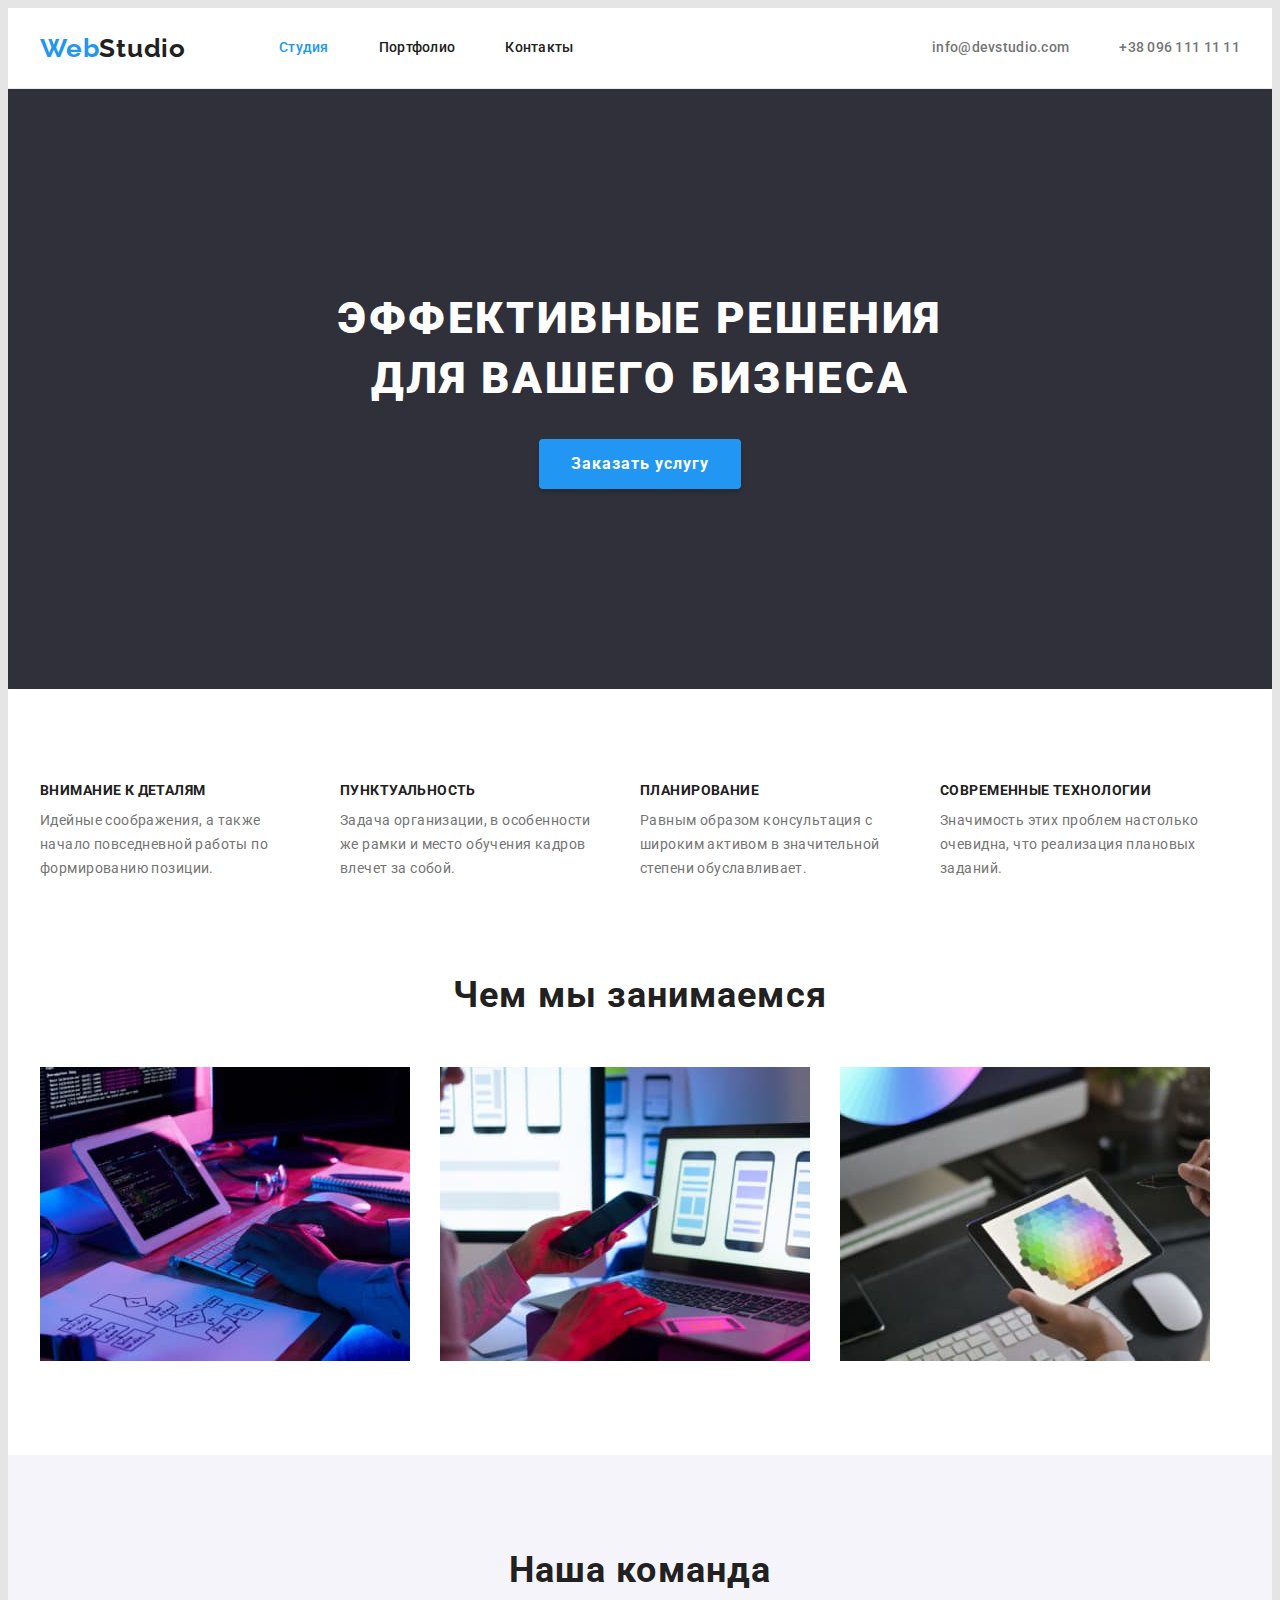
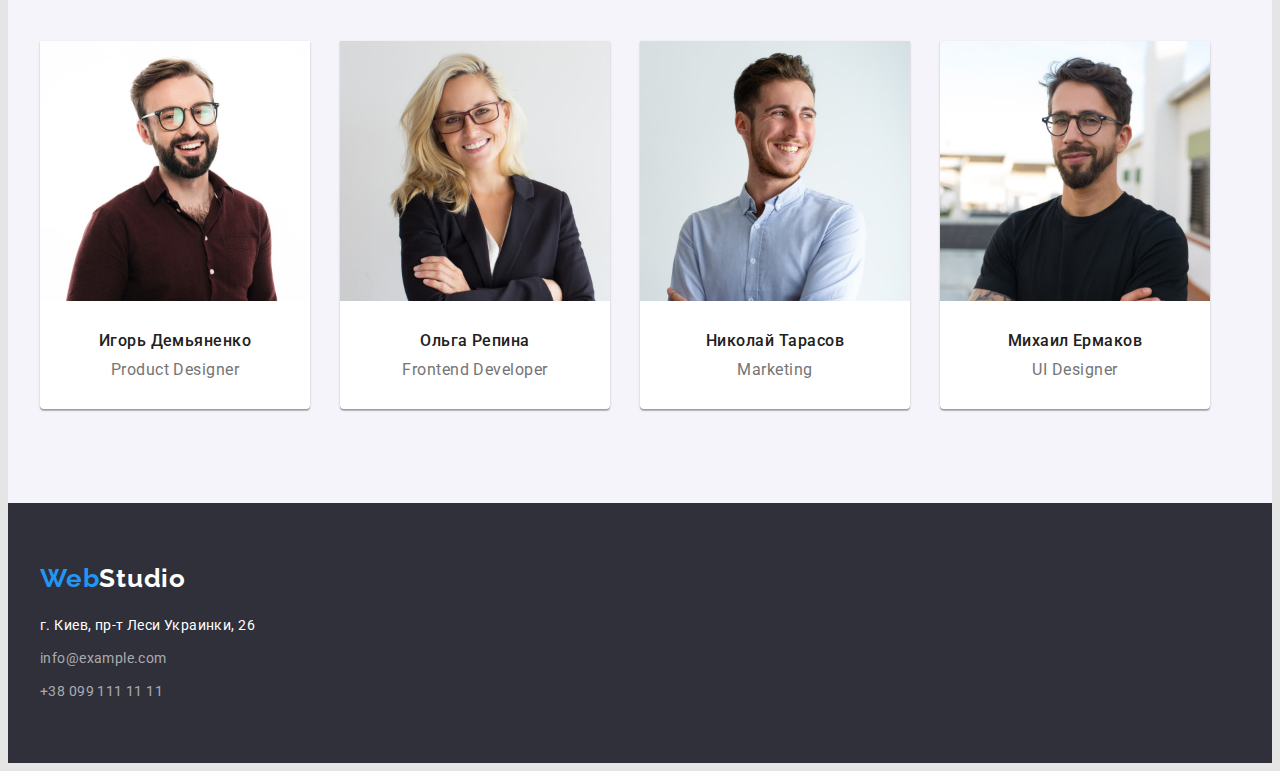
<file: index.html>
<!DOCTYPE html>
<html lang="ru">
  <head>
    <meta charset="UTF-8" />
    <meta http-equiv="X-UA-Compatible" content="IE=edge" />
    <meta name="viewport" content="width=device-width, initial-scale=1.0" />
    <title lang="en">Web Studio</title>
    <link rel="preconnect" href="https://fonts.googleapis.com" />
    <link rel="preconnect" href="https://fonts.gstatic.com" crossorigin />
    <link
      href="https://fonts.googleapis.com/css2?family=Raleway:wght@700&family=Roboto:wght@400;500;700;900&display=swap"
      rel="stylesheet"
    />
    <link
      rel="stylesheet"
      href="https://cdnjs.cloudflare.com/ajax/libs/modern-normalize/1.1.0/modern-normalize.min.css"
      integrity="sha512-wpPYUAdjBVSE4KJnH1VR1HeZfpl1ub8YT/NKx4PuQ5NmX2tKuGu6U/JRp5y+Y8XG2tV+wKQpNHVUX03MfMFn9Q=="
      crossorigin="anonymous"
      referrerpolicy="no-referrer"
    />

    <link rel="stylesheet" href="./css/styles.css" />
  </head>
  <body>
    <header class="header">
      <div class="container container-header">
        <a href="" class="header-logo logo link"
          ><span class="logo-accent">Web</span>Studio</a
        >
        <nav>
          <ul class="header-nav-list list">
            <li class="header-nav-item">
              <a
                href="./index.html"
                class="header-nav-link header-link link current"
                >Студия</a
              >
            </li>
            <li class="header-nav-item">
              <a
                href="./portfolio.html"
                class="header-nav-link header-link link"
                >Портфолио</a
              >
            </li>
            <li class="header-nav-item">
              <a href="" class="header-nav-link header-link link">Контакты</a>
            </li>
          </ul>
        </nav>
        <ul class="header-list list">
          <li class="header-item">
            <a
              href="mailto:info@devstudio.com"
              class="header-contact-link header-link link"
              >info@devstudio.com</a
            >
          </li>
          <li class="header-item">
            <a
              href="tel:+380961111111"
              class="header-contact-link header-link link"
              >+38 096 111 11 11</a
            >
          </li>
        </ul>
      </div>
    </header>
    <main>
      <section class="hero">
        <div class="container">
          <h1 class="hero-title">
            Эффективные решения <br />
            для вашего бизнеса
          </h1>
          <button type="button" class="hero-btn">Заказать услугу</button>
        </div>
      </section>
      <section class="features section">
        <div class="container">
          <h2 class="visually-hidden">Особенности</h2>
          <ul class="features-list list">
            <li class="features-item">
              <h3 class="features-item-title">Внимание к деталям</h3>
              <p class="features-item-text">
                Идейные соображения, а также начало повседневной работы по
                формированию позиции.
              </p>
            </li>
            <li class="features-item">
              <h3 class="features-item-title">Пунктуальность</h3>
              <p class="features-item-text">
                Задача организации, в особенности же рамки и место обучения
                кадров влечет за собой.
              </p>
            </li>
            <li class="features-item">
              <h3 class="features-item-title">Планирование</h3>
              <p class="features-item-text">
                Равным образом консультация с широким активом в значительной
                степени обуславливает.
              </p>
            </li>
            <li class="features-item">
              <h3 class="features-item-title">Современные технологии</h3>
              <p class="features-item-text">
                Значимость этих проблем настолько очевидна, что реализация
                плановых заданий.
              </p>
            </li>
          </ul>
        </div>
      </section>
      <section class="occupation">
        <div class="container">
          <h2 class="occupation-title section-title">Чем мы занимаемся</h2>
          <ul class="occupation-list list">
            <li class="occupation-item">
              <img
                src="./images/img-1.jpg"
                alt="мужчина программирует"
                width="370"
                height="294"
              />
            </li>
            <li class="occupation-item">
              <img
                src="./images/img-2.jpg"
                alt="телефон в женских руках"
                width="370"
                height="294"
              />
            </li>
            <li class="occupation-item">
              <img
                src="./images/img-3.jpg"
                alt="цветовой спектр на планшете"
                width="370"
                height="294"
              />
            </li>
          </ul>
        </div>
      </section>
      <section class="team section">
        <div class="container">
          <h2 class="team-title section-title">Наша команда</h2>
          <ul class="team-list list">
            <li class="team-item">
              <img
                src="./images/img-4.jpg"
                alt="бородатый шатен в коричневой рубашке в очках"
                width="270"
                height="260"
                class="team-img"
              />
              <div class="team-item-entire-text">
                <h3 class="team-item-title">Игорь Демьяненко</h3>
                <p lang="en" class="team-item-text">Product Designer</p>
              </div>
            </li>
            <li class="team-item">
              <img
                src="./images/img-5.jpg"
                alt="блондинка с веснушками в черном пиджаке в очках"
                width="270"
                height="260"
                class="team-img"
              />
              <div class="team-item-entire-text">
                <h3 class="team-item-title">Ольга Репина</h3>
                <p lang="en" class="team-item-text">Frontend Developer</p>
              </div>
            </li>
            <li class="team-item">
              <img
                src="./images/img-6.jpg"
                alt="бородатый рыжий мужчина в синей рубашке"
                width="270"
                height="260"
                class="team-img"
              />
              <div class="team-item-entire-text">
                <h3 class="team-item-title">Николай Тарасов</h3>
                <p lang="en" class="team-item-text">Marketing</p>
              </div>
            </li>
            <li class="team-item">
              <img
                src="./images/img-7.jpg"
                alt="бородатый шатен в черной футболке в очках"
                width="270"
                height="260"
                class="team-img"
              />
              <div class="team-item-entire-text">
                <h3 class="team-item-title">Михаил Ермаков</h3>
                <p lang="en" class="team-item-text">UI Designer</p>
              </div>
            </li>
          </ul>
        </div>
      </section>
    </main>
    <footer class="footer">
      <div class="container">
        <a href="" class="footer-logo logo link"
          ><span class="logo-accent">Web</span>Studio</a
        >
        <address>
          <ul class="footer-list list">
            <li class="footer-item">
              <a
                href="https://goo.gl/maps/TNpUosQZodaYW8YJA"
                target="_blank"
                rel="noopener noindex nofollow"
                class="footer-item-link footer-map link"
                >г. Киев, пр-т Леси Украинки, 26</a
              >
            </li>
            <li class="footer-item">
              <a href="mailto:info@example.com" class="footer-item-link link"
                >info@example.com</a
              >
            </li>
            <li class="footer-item">
              <a href="tel:+380991111111" class="footer-item-link link"
                >+38 099 111 11 11</a
              >
            </li>
          </ul>
        </address>
      </div>
    </footer>
  </body>
</html>
</file>
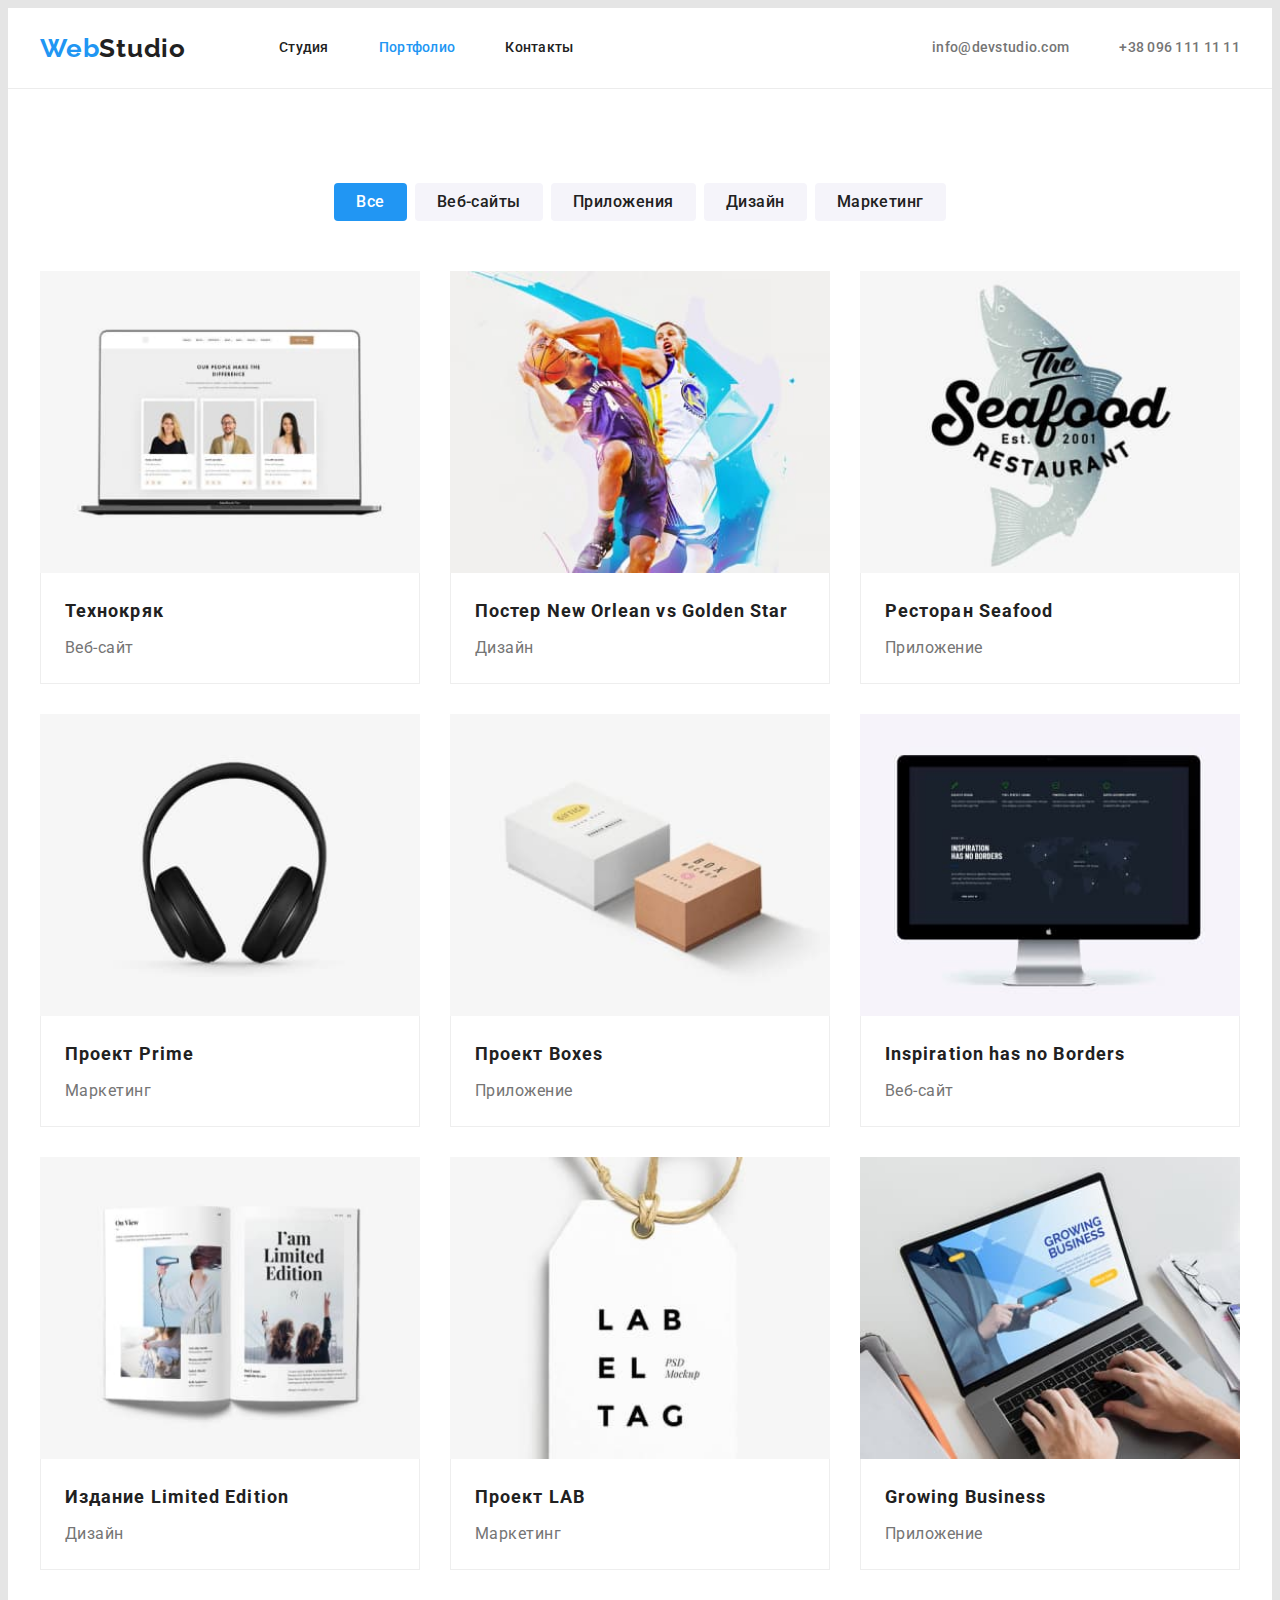
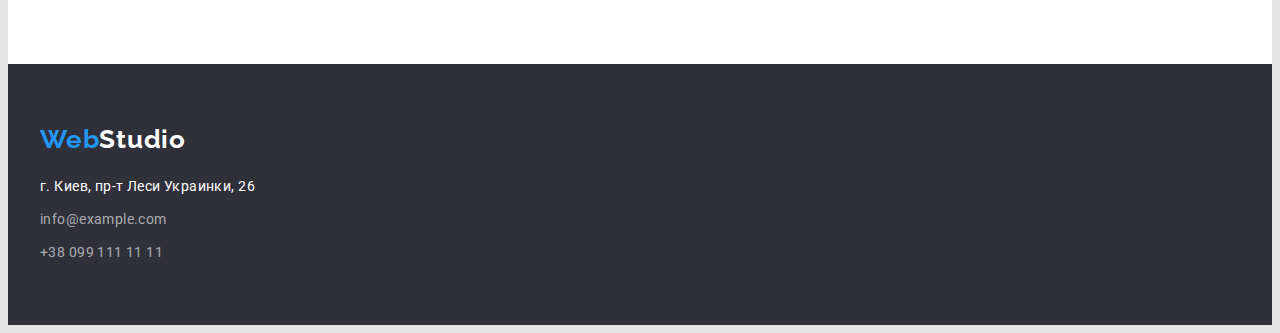
<file: portfolio.html>
<!DOCTYPE html>
<html lang="ru">
  <head>
    <meta charset="UTF-8" />
    <meta http-equiv="X-UA-Compatible" content="IE=edge" />
    <meta name="viewport" content="width=device-width, initial-scale=1.0" />
    <title>Портфолио</title>
    <link rel="preconnect" href="https://fonts.googleapis.com" />
    <link rel="preconnect" href="https://fonts.gstatic.com" crossorigin />
    <link
      href="https://fonts.googleapis.com/css2?family=Raleway:wght@700&family=Roboto:wght@400;500;700;900&display=swap"
      rel="stylesheet"
    />
    <link
      rel="stylesheet"
      href="https://cdnjs.cloudflare.com/ajax/libs/modern-normalize/1.1.0/modern-normalize.min.css"
      integrity="sha512-wpPYUAdjBVSE4KJnH1VR1HeZfpl1ub8YT/NKx4PuQ5NmX2tKuGu6U/JRp5y+Y8XG2tV+wKQpNHVUX03MfMFn9Q=="
      crossorigin="anonymous"
      referrerpolicy="no-referrer"
    />
    <link rel="stylesheet" href="./css/styles.css" />
  </head>
  <body>
    <header class="header">
      <div class="container container-header">
        <a href="" class="header-logo logo link"
          ><span class="logo-accent">Web</span>Studio</a
        >
        <nav>
          <ul class="header-nav-list list">
            <li class="header-nav-item">
              <a href="./index.html" class="header-nav-link header-link link"
                >Студия</a
              >
            </li>
            <li class="header-nav-item">
              <a
                href="./portfolio.html"
                class="header-nav-link header-link link current"
                >Портфолио</a
              >
            </li>
            <li class="header-nav-item">
              <a href="" class="header-nav-link header-link link">Контакты</a>
            </li>
          </ul>
        </nav>
        <ul class="header-list list">
          <li class="header-item">
            <a
              href="mailto:info@devstudio.com"
              class="header-contact-link header-link link"
              >info@devstudio.com</a
            >
          </li>
          <li class="header-item">
            <a
              href="tel:+380961111111"
              class="header-contact-link header-link link"
              >+38 096 111 11 11</a
            >
          </li>
        </ul>
      </div>
    </header>
    <main>
      <section class="portfolio section">
        <div class="container">
          <h1 class="visually-hidden">Портфолио</h1>
          <ul class="portfolio-list-btn list">
            <li class="portfolio-item-btn">
              <button type="button" class="portfolio-btn current-btn">
                Все
              </button>
            </li>
            <li class="portfolio-item-btn">
              <button type="button" class="portfolio-btn">Веб-сайты</button>
            </li>
            <li class="portfolio-item-btn">
              <button type="button" class="portfolio-btn">Приложения</button>
            </li>
            <li class="portfolio-item-btn">
              <button type="button" class="portfolio-btn">Дизайн</button>
            </li>
            <li class="portfolio-item-btn">
              <button type="button" class="portfolio-btn">Маркетинг</button>
            </li>
          </ul>
          <ul class="portfolio-list-img list">
            <li class="portfolio-item-img">
              <a href="" class="portfolio-link link">
                <img
                  src="./images/img-portfolio-1.jpg"
                  alt="пример веб-сайта Технокряк"
                  width="370"
                  height="294"
                  class="portfolio-img"
                />
                <div class="portfolio-img-entire-text">
                  <h2 class="portfolio-img-title">Технокряк</h2>
                  <p class="portfolio-img-text">Веб-сайт</p>
                </div>
              </a>
            </li>
            <li class="portfolio-item-img">
              <a href="" class="portfolio-link link">
                <img
                  src="./images/img-portfolio-2.jpg"
                  alt="пример постера"
                  width="370"
                  height="294"
                  class="portfolio-img"
                />
                <div class="portfolio-img-entire-text">
                  <h2 class="portfolio-img-title">
                    Постер <span lang="en">New Orlean vs Golden Star</span>
                  </h2>
                  <p class="portfolio-img-text">Дизайн</p>
                </div>
              </a>
            </li>
            <li class="portfolio-item-img">
              <a href="" class="portfolio-link link">
                <img
                  src="./images/img-portfolio-3.jpg"
                  alt="лого ресторана"
                  width="370"
                  height="294"
                  class="portfolio-img"
                />
                <div class="portfolio-img-entire-text">
                  <h2 class="portfolio-img-title">
                    Ресторан <span lang="en">Seafood</span>
                  </h2>
                  <p class="portfolio-img-text">Приложение</p>
                </div>
              </a>
            </li>

            <li class="portfolio-item-img">
              <a href="" class="portfolio-link link">
                <img
                  src="./images/img-portfolio-4.jpg"
                  alt="большие наушники"
                  width="370"
                  height="294"
                />
                <div class="portfolio-img-entire-text">
                  <h2 class="portfolio-img-title">
                    Проект <span lang="en">Prime</span>
                  </h2>
                  <p class="portfolio-img-text">Маркетинг</p>
                </div>
              </a>
            </li>
            <li class="portfolio-item-img">
              <a href="" class="portfolio-link link">
                <img
                  src="./images/img-portfolio-5.jpg"
                  alt="белая и коричневая коробка"
                  width="370"
                  height="294"
                  class="portfolio-img"
                />
                <div class="portfolio-img-entire-text">
                  <h2 class="portfolio-img-title">
                    Проект <span lang="en"> Boxes</span>
                  </h2>
                  <p class="portfolio-img-text">Приложение</p>
                </div>
              </a>
            </li>
            <li class="portfolio-item-img">
              <a href="" class="portfolio-link link">
                <img
                  src="./images/img-portfolio-6.jpg"
                  alt="пример веб-сайта"
                  width="370"
                  height="294"
                  class="portfolio-img"
                />
                <div class="portfolio-img-entire-text">
                  <h2 lang="en" class="portfolio-img-title">
                    Inspiration has no Borders
                  </h2>
                  <p class="portfolio-img-text">Веб-сайт</p>
                </div>
              </a>
            </li>
            <li class="portfolio-item-img">
              <a href="" class="portfolio-link link">
                <img
                  src="./images/img-portfolio-7.jpg"
                  alt="журнал с дизайном"
                  width="370"
                  height="294"
                  class="portfolio-img"
                />
                <div class="portfolio-img-entire-text">
                  <h2 class="portfolio-img-title">
                    Издание <span lang="en">Limited Edition</span>
                  </h2>
                  <p class="portfolio-img-text">Дизайн</p>
                </div>
              </a>
            </li>
            <li class="portfolio-item-img">
              <a href="" class="portfolio-link link">
                <img
                  src="./images/img-portfolio-8.jpg"
                  alt="ярлык проекта"
                  width="370"
                  height="294"
                  class="portfolio-img"
                />
                <div class="portfolio-img-entire-text">
                  <h2 class="portfolio-img-title">
                    Проект <span lang="en">LAB</span>
                  </h2>
                  <p class="portfolio-img-text">Маркетинг</p>
                </div>
              </a>
            </li>
            <li class="portfolio-item-img">
              <a href="" class="portfolio-link link">
                <img
                  src="./images/img-portfolio-9.jpg"
                  alt="пример приложение"
                  width="370"
                  height="294"
                  class="portfolio-img"
                />
                <div class="portfolio-img-entire-text">
                  <h2 lang="en" class="portfolio-img-title">
                    Growing Business
                  </h2>
                  <p class="portfolio-img-text">Приложение</p>
                </div>
              </a>
            </li>
          </ul>
        </div>
      </section>
    </main>
    <footer class="footer">
      <div class="container">
        <a href="" class="footer-logo logo link"
          ><span class="logo-accent">Web</span>Studio</a
        >
        <address>
          <ul class="footer-list list">
            <li class="footer-item">
              <a
                href="https://goo.gl/maps/TNpUosQZodaYW8YJA"
                target="_blank"
                rel="noopener noindex nofollow"
                class="footer-item-link footer-map link"
                >г. Киев, пр-т Леси Украинки, 26</a
              >
            </li>
            <li class="footer-item">
              <a href="mailto:info@example.com" class="footer-item-link link"
                >info@example.com</a
              >
            </li>
            <li class="footer-item">
              <a href="tel:+380991111111" class="footer-item-link link"
                >+38 099 111 11 11</a
              >
            </li>
          </ul>
        </address>
      </div>
    </footer>
  </body>
</html>
</file>
<file: css/styles.css>
:root {
  --accent-color: #2196f3;
  --main-text-color: #757575;
  --title-color: #212121;
  --main-title-color: #ffffff;
  --first-background-color: #ffffff;
  --second-background-color: #2f303a;
  --third-background-color: #f5f4fa;
  --background: #e5e5e5;
  --first-btn-color: #212121;
  --btn-background-color: #f5f4fa;
  --second-btn-color: #ffffff;
  --footer-link-color: rgba(255, 255, 255, 0.6);
  --footer-map-color: #ffffff;
}

body {
  font-family: "Roboto", sans-serif;
  color: var(--main-text-color);
  background: var(--background);
}

p,
h1,
h2,
h3,
h4,
h5,
h6 {
  margin: 0;
}

ul,
ol {
  padding-left: 0;
  margin: 0;
}

img {
  display: block;
  width: 100%;
  height: auto;
}

.link {
  text-decoration: none;
}

.list {
  list-style: none;
}

.container {
  width: 1200px;
  padding-left: 15px;
  padding-right: 15px;
  margin: 0 auto;
}

.visually-hidden {
  position: absolute;
  white-space: nowrap;
  width: 1px;
  height: 1px;
  overflow: hidden;
  border: 0;
  padding: 0;
  clip: rect(0 0 0 0);
  clip-path: inset(50%);
  margin: -1px;
}

.logo {
  font-family: "Raleway", sans-serif;
  font-weight: 700;
  font-size: 26px;
  line-height: 1.19;
  letter-spacing: 0.03em;
}

.section {
  padding-top: 94px;
  padding-bottom: 94px;
}

.section-title {
  margin-bottom: 50px;

  font-weight: 700;
  font-size: 36px;
  line-height: 1.17;
  text-align: center;
  letter-spacing: 0.03em;

  color: var(--title-color);
}

/* ---------------------HEADER------------------------ */

.header {
  background-color: var(--first-background-color);
  border-bottom: 1px solid #ececec;
}

.container-header {
  display: flex;
  align-items: center;
}

.header-logo {
  margin-right: 93px;

  color: var(--title-color);
}

.logo-accent {
  color: var(--accent-color);
}

.header-nav-list {
  display: flex;
}

.header-nav-item:not(:last-child) {
  margin-right: 50px;
}

.header-link {
  display: block;
  padding-top: 32px;
  padding-bottom: 32px;

  font-weight: 500;
  font-size: 14px;
  line-height: 1.14;
  letter-spacing: 0.02em;
}

.header-link:hover,
.header-link:focus {
  color: var(--accent-color);
}

.header-nav-link {
  color: var(--title-color);
}

.current {
  color: var(--accent-color);
}

.header-list {
  display: flex;
  margin-left: auto;
}

.header-item:not(:last-child) {
  margin-right: 50px;
}

.header-contact-link {
  color: currentColor;
}

/* ---------------HERO--------------- */

.hero {
  padding-top: 200px;
  padding-bottom: 200px;

  text-align: center;

  background-color: var(--second-background-color);
}

.hero-title {
  margin-bottom: 30px;

  font-weight: 900;
  font-size: 44px;
  line-height: 1.36;
  letter-spacing: 0.06em;
  text-transform: uppercase;

  color: var(--main-title-color);
}

.hero-btn {
  display: inline-block;
  padding: 10px 32px;

  font-family: inherit;
  font-weight: 700;
  font-size: 16px;
  line-height: 1.88;
  letter-spacing: 0.06em;

  cursor: pointer;

  box-shadow: 0px 4px 4px rgba(0, 0, 0, 0.15);
  border-radius: 4px;
  border: none;

  color: var(--second-btn-color);
  background: var(--accent-color);
}

.hero-btn:hover,
.hero-btn:focus {
  background: #188ce8;
  box-shadow: 0px 4px 4px rgba(0, 0, 0, 0.15);
  border-radius: 4px;
}

/* -----------------FEATURES-------------------*/

.features {
  background-color: var(--first-background-color);
}

.features-list {
  display: flex;
}

.features-item {
  width: 270px;
}

.features-item:not(:last-child) {
  margin-right: 30px;
}

.features-item-title {
  margin-bottom: 10px;

  font-weight: 700;
  font-size: 14px;
  line-height: 1.14;
  letter-spacing: 0.03em;
  text-transform: uppercase;

  color: var(--title-color);
}

.features-item-text {
  font-size: 14px;
  line-height: 1.71;
  letter-spacing: 0.03em;
}

/* -------------------OCCUPATION----------------------- */

.occupation {
  padding-bottom: 94px;

  background-color: var(--first-background-color);
}

.occupation-list {
  display: flex;
}

.occupation-item:not(:last-child) {
  margin-right: 30px;
}

/* ----------------------TEAM---------------------------- */

.team {
  background-color: var(--third-background-color);
}

.team-list {
  display: flex;
}

.team-item {
  width: 270px;

  background: var(--first-background-color);
  box-shadow: 0px 1px 3px rgba(0, 0, 0, 0.12), 0px 1px 1px rgba(0, 0, 0, 0.14),
    0px 2px 1px rgba(0, 0, 0, 0.2);
  border-radius: 0px 0px 4px 4px;
}

.team-item:not(:last-child) {
  margin-right: 30px;
}

.team-item-entire-text {
  padding-top: 30px;
  padding-bottom: 30px;
}

.team-item-title {
  margin-bottom: 10px;

  font-weight: 500;
  font-size: 16px;
  line-height: 1.19;
  text-align: center;
  letter-spacing: 0.03em;

  color: var(--title-color);
}

.team-item-text {
  font-size: 16px;
  line-height: 1.19;
  text-align: center;
  letter-spacing: 0.03em;
}

/* -----------------------FOOTER------------------------- */

.footer {
  padding-top: 60px;
  padding-bottom: 60px;

  background-color: var(--second-background-color);
}

.footer-logo {
  display: block;
  margin-bottom: 20px;

  color: var(--main-title-color);
}

.footer-item:not(:last-child) {
  margin-bottom: 9px;
}

.footer-item-link {
  display: block;
  font-style: normal;
  font-weight: 400;
  font-size: 14px;
  line-height: 1.71;
  letter-spacing: 0.03em;

  color: var(--footer-link-color);
}

.footer-map {
  color: var(--footer-map-color);
}

.footer-item-link:hover,
.footer-item-link:focus {
  color: var(--accent-color);
}

/* ----------------------------------------------PORTFOlIO-------------------------- */

.portfolio {
  background-color: var(--first-background-color);
}

.portfolio-list-btn {
  display: flex;
  justify-content: center;
  margin-bottom: 50px;
}

.portfolio-item-btn:not(:last-child) {
  margin-right: 8px;
}

.portfolio-btn {
  display: inline-block;
  padding: 6px 22px;

  font-family: inherit;
  font-weight: 500;
  font-size: 16px;
  text-align: center;
  line-height: 1.62;
  letter-spacing: 0.03em;

  cursor: pointer;

  color: var(--first-btn-color);
  background-color: var(--btn-background-color);

  border-radius: 4px;
  border: none;
}

.portfolio-btn:hover,
.portfolio-btn:focus,
.current-btn {
  color: var(--second-btn-color);
  background-color: var(--accent-color);
}

.portfolio-list-img {
  display: flex;
  flex-wrap: wrap;
  margin-left: -30px;
  margin-top: -30px;
}

.portfolio-item-img {
  margin-left: 30px;
  margin-top: 30px;
  flex-basis: calc((100% - 90px) / 3);

  background: var(--first-background-color);
}

.portfolio-link {
  color: currentColor;
}

.portfolio-img-entire-text {
  padding: 20px 24px;
  border-right: 1px solid #eeeeee;
  border-left: 1px solid #eeeeee;
  border-bottom: 1px solid #eeeeee;
}

.portfolio-img-title {
  margin-bottom: 4px;

  font-weight: 700;
  font-size: 18px;
  line-height: 2;
  letter-spacing: 0.06em;

  color: var(--title-color);
}

.portfolio-img-text {
  font-size: 16px;
  line-height: 1.88;
  letter-spacing: 0.03em;
}
</file>
